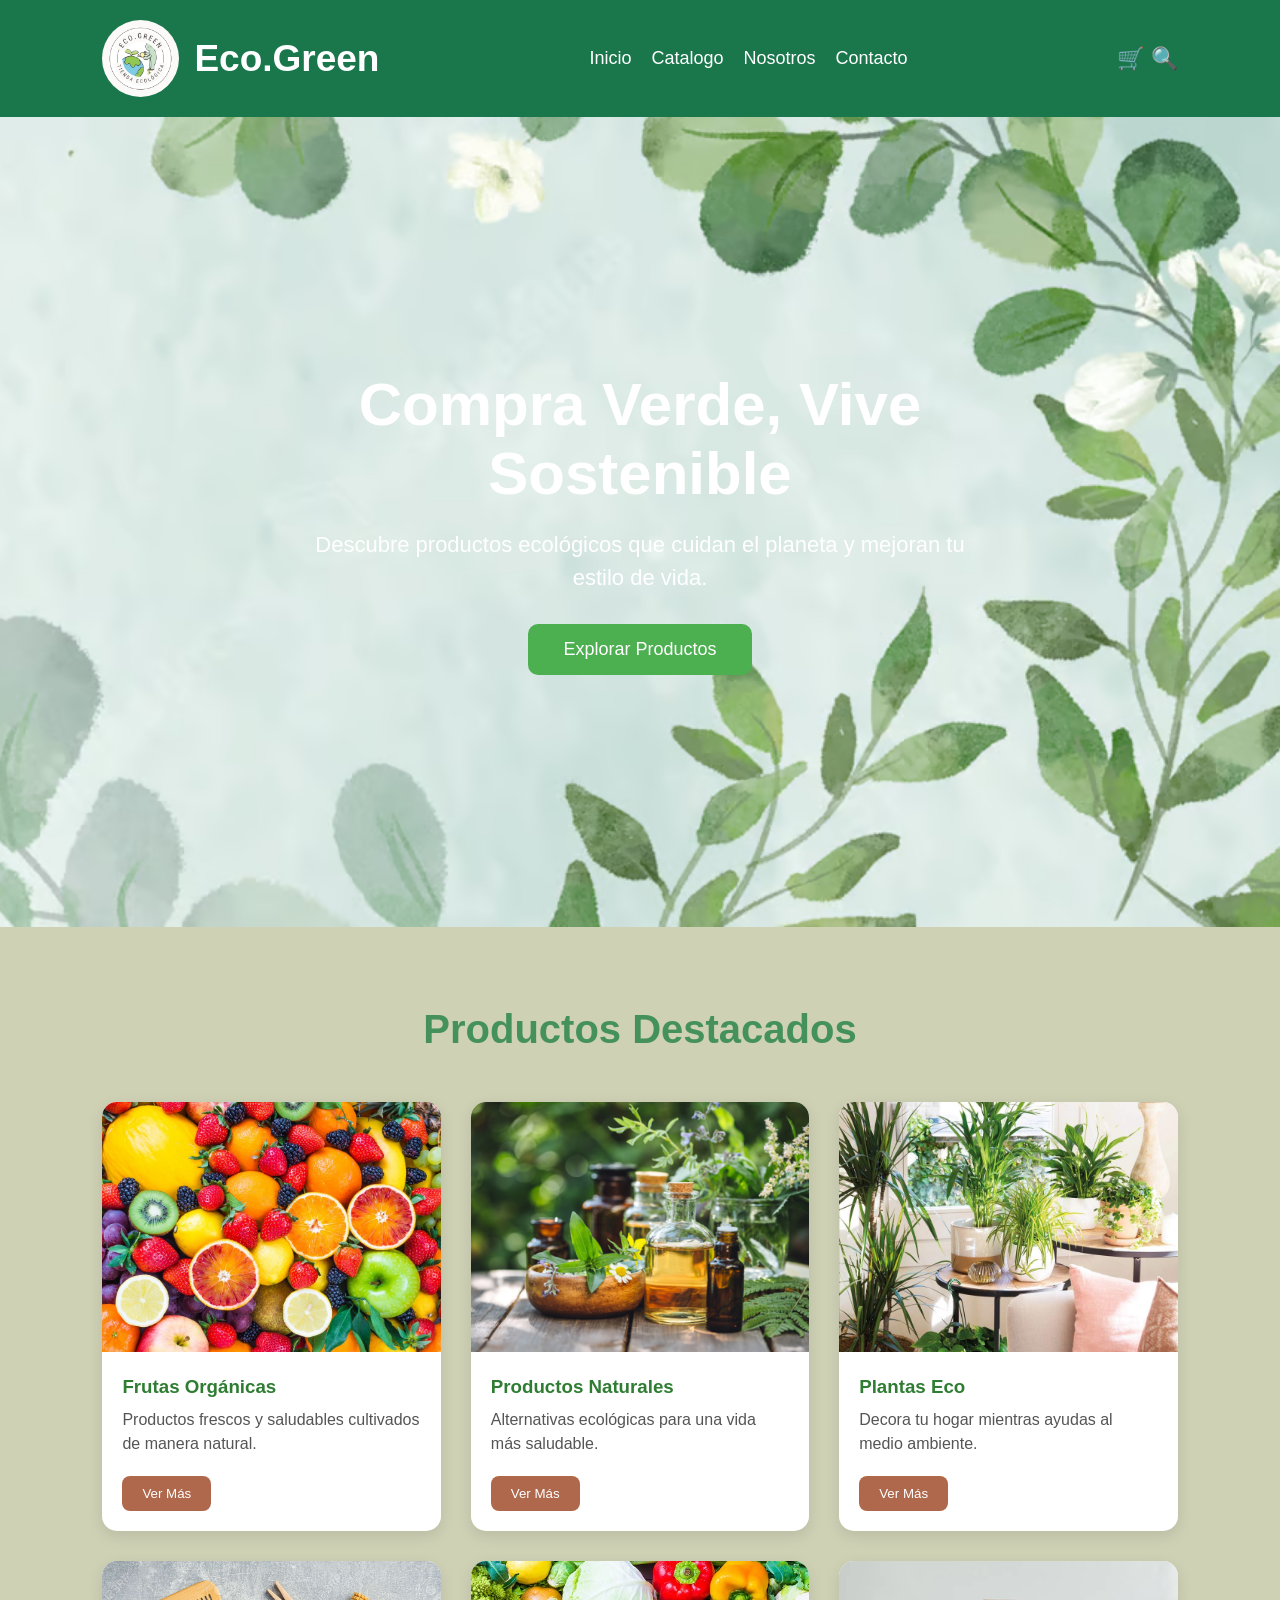
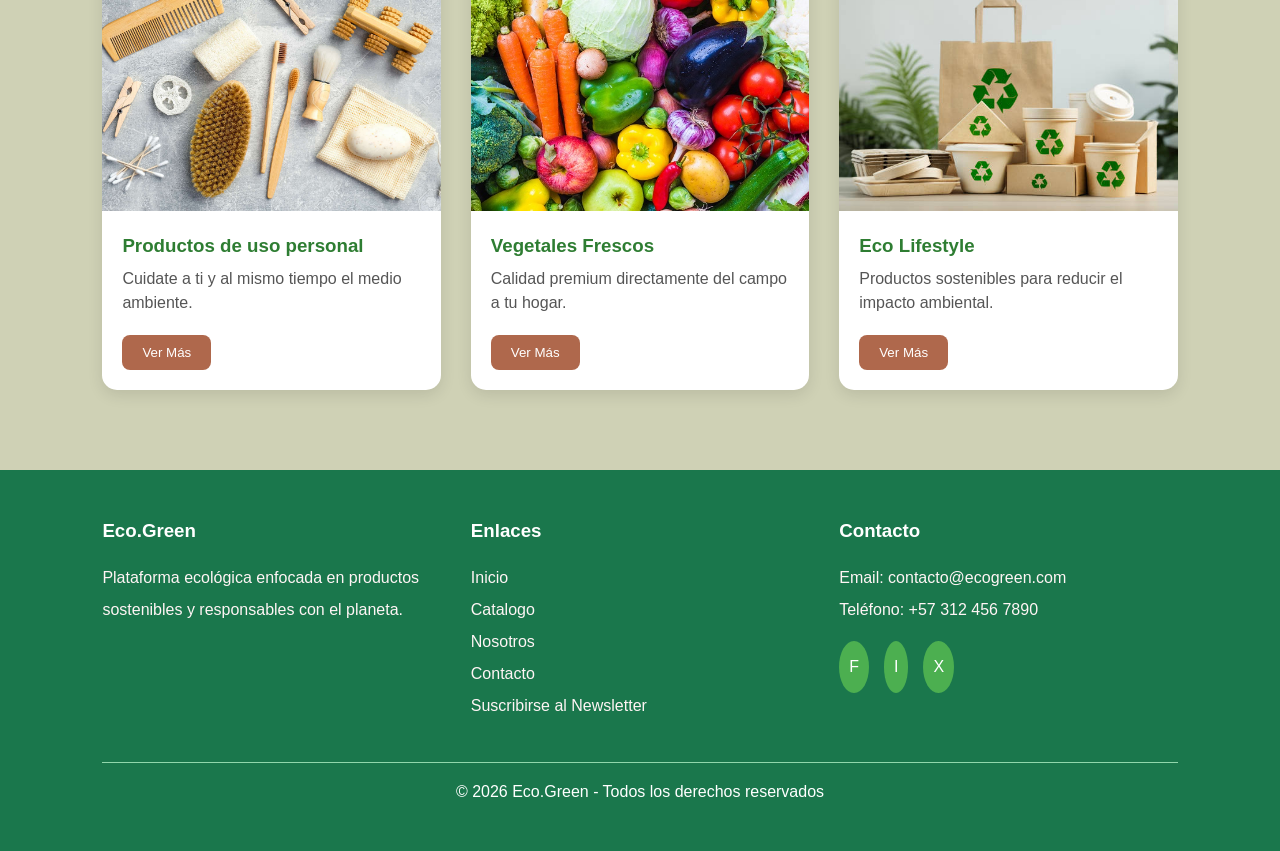
<file: index.html>
<!DOCTYPE html>
<html lang="es">

<head>
    <meta charset="UTF-8">
    <meta name="viewport" content="width=device-width, initial-scale=1.0">
    <title>Eco.Green</title>
    <link rel="icon" type="image/png" href="img/logo.png">
    <link rel="stylesheet" href="css/styles.css">
</head>

<body>
    <header>

        <div class="logo">
            <img src="img/logo.png" alt="Eco.Green" class="logo-img">
            <span>Eco.Green</span>
        </div>

        <nav>
            <a href="index.html">Inicio</a>
            <a href="catalogo.html">Catalogo</a>
            <a href="nosotros.html">Nosotros</a>
            <a href="contacto.html">Contacto</a>
        </nav>

        <div class="acciones">
            🛒
            🔍
        </div>

    </header>

    <section class="hero">

        <div class="hero-content">

            <h1>Compra Verde, Vive Sostenible</h1>

            <p>
                Descubre productos ecológicos que cuidan el planeta y mejoran tu estilo de vida.
            </p>

            <a href="catalogo.html" class="btn">Explorar Productos</a>

        </div>

    </section>

    <section class="productos">

        <h2 class="titulo">Productos Destacados</h2>

        <div class="grid-productos">

            <div class="card">

                <img src="img/frutas.jpg">

                <div class="card-content">

                    <h3>Frutas Orgánicas</h3>

                    <p>
                        Productos frescos y saludables cultivados de manera natural.
                    </p>

                    <button class="btn-card">Ver Más</button>

                </div>

            </div>

            <div class="card">

                <img src="img/productos naturales.jpg">

                <div class="card-content">

                    <h3>Productos Naturales</h3>

                    <p>
                        Alternativas ecológicas para una vida más saludable.
                    </p>

                    <button class="btn-card">Ver Más</button>

                </div>

            </div>

            <div class="card">

                <img src="img/plantas eco.jpg">

                <div class="card-content">

                    <h3>Plantas Eco</h3>

                    <p>
                        Decora tu hogar mientras ayudas al medio ambiente.
                    </p>

                    <button class="btn-card">Ver Más</button>

                </div>

            </div>

            <div class="card">

                <img src="img/productos de uso personal.jpg">

                <div class="card-content">

                    <h3>Productos de uso personal</h3>

                    <p>
                        Cuidate a ti y al mismo tiempo el medio ambiente.
                    </p>

                    <button class="btn-card">Ver Más</button>

                </div>

            </div>

            <div class="card">

                <img src="img/vegetales frescos.jpeg">

                <div class="card-content">

                    <h3>Vegetales Frescos</h3>

                    <p>
                        Calidad premium directamente del campo a tu hogar.
                    </p>

                    <button class="btn-card">Ver Más</button>

                </div>

            </div>

            <div class="card">

                <img src="img/eco lifestyle.jpg">

                <div class="card-content">

                    <h3>Eco Lifestyle</h3>

                    <p>
                        Productos sostenibles para reducir el impacto ambiental.
                    </p>

                    <button class="btn-card">Ver Más</button>

                </div>

            </div>

        </div>

    </section>

    <footer>

        <div class="footer-container">

            <div class="footer-box">

                <h3>Eco.Green</h3>

                <p>
                    Plataforma ecológica enfocada en productos sostenibles y responsables con el planeta.
                </p>

            </div>

            <div class="footer-box">

                <h3>Enlaces</h3>

                <a href="index.html">Inicio</a><br>
                <a href="catalogo.html">Catalogo</a><br>
                <a href="nosotros.html">Nosotros</a><br>
                <a href="contacto.html">Contacto</a><br>
                <a href="#modal-newsletter">Suscribirse al Newsletter</a>


            </div>

            <div class="footer-box">

                <h3>Contacto</h3>

                <p>Email: contacto@ecogreen.com</p>
                <p>Teléfono: +57 312 456 7890</p>
                
                <div class="redes">
                    <a href="https://www.facebook.com/?locale=es_LA">F</a>
                    <a href="https://www.instagram.com/?hl=es">I</a>
                    <a href="https://x.com/?lang=es">X</a>
                </div>

            </div>

        </div>

        <div class="copy">
            © 2026 Eco.Green - Todos los derechos reservados
        </div>

    </footer>
<div id="modal-newsletter" class="modal-newsletter">

    <div class="modal-contenido">

        <a href="#" class="cerrar-modal">&times;</a>

        <h2>Suscríbete a Eco.Green</h2>

        <p>
            Recibe novedades, promociones y consejos para una vida más sostenible.
        </p>

        <form>

            <input
                type="text"
                placeholder="Nombre completo"
                required
            >

            <input
                type="email"
                placeholder="Correo electrónico"
                required
            >

            <label class="check-modal">
                <input type="checkbox" required>
                Acepto la política de privacidad.
            </label>

            <button type="reload">
                Suscribirme
            </button>

        </form>

    </div>

</div>
    </body>

</html>
</file>
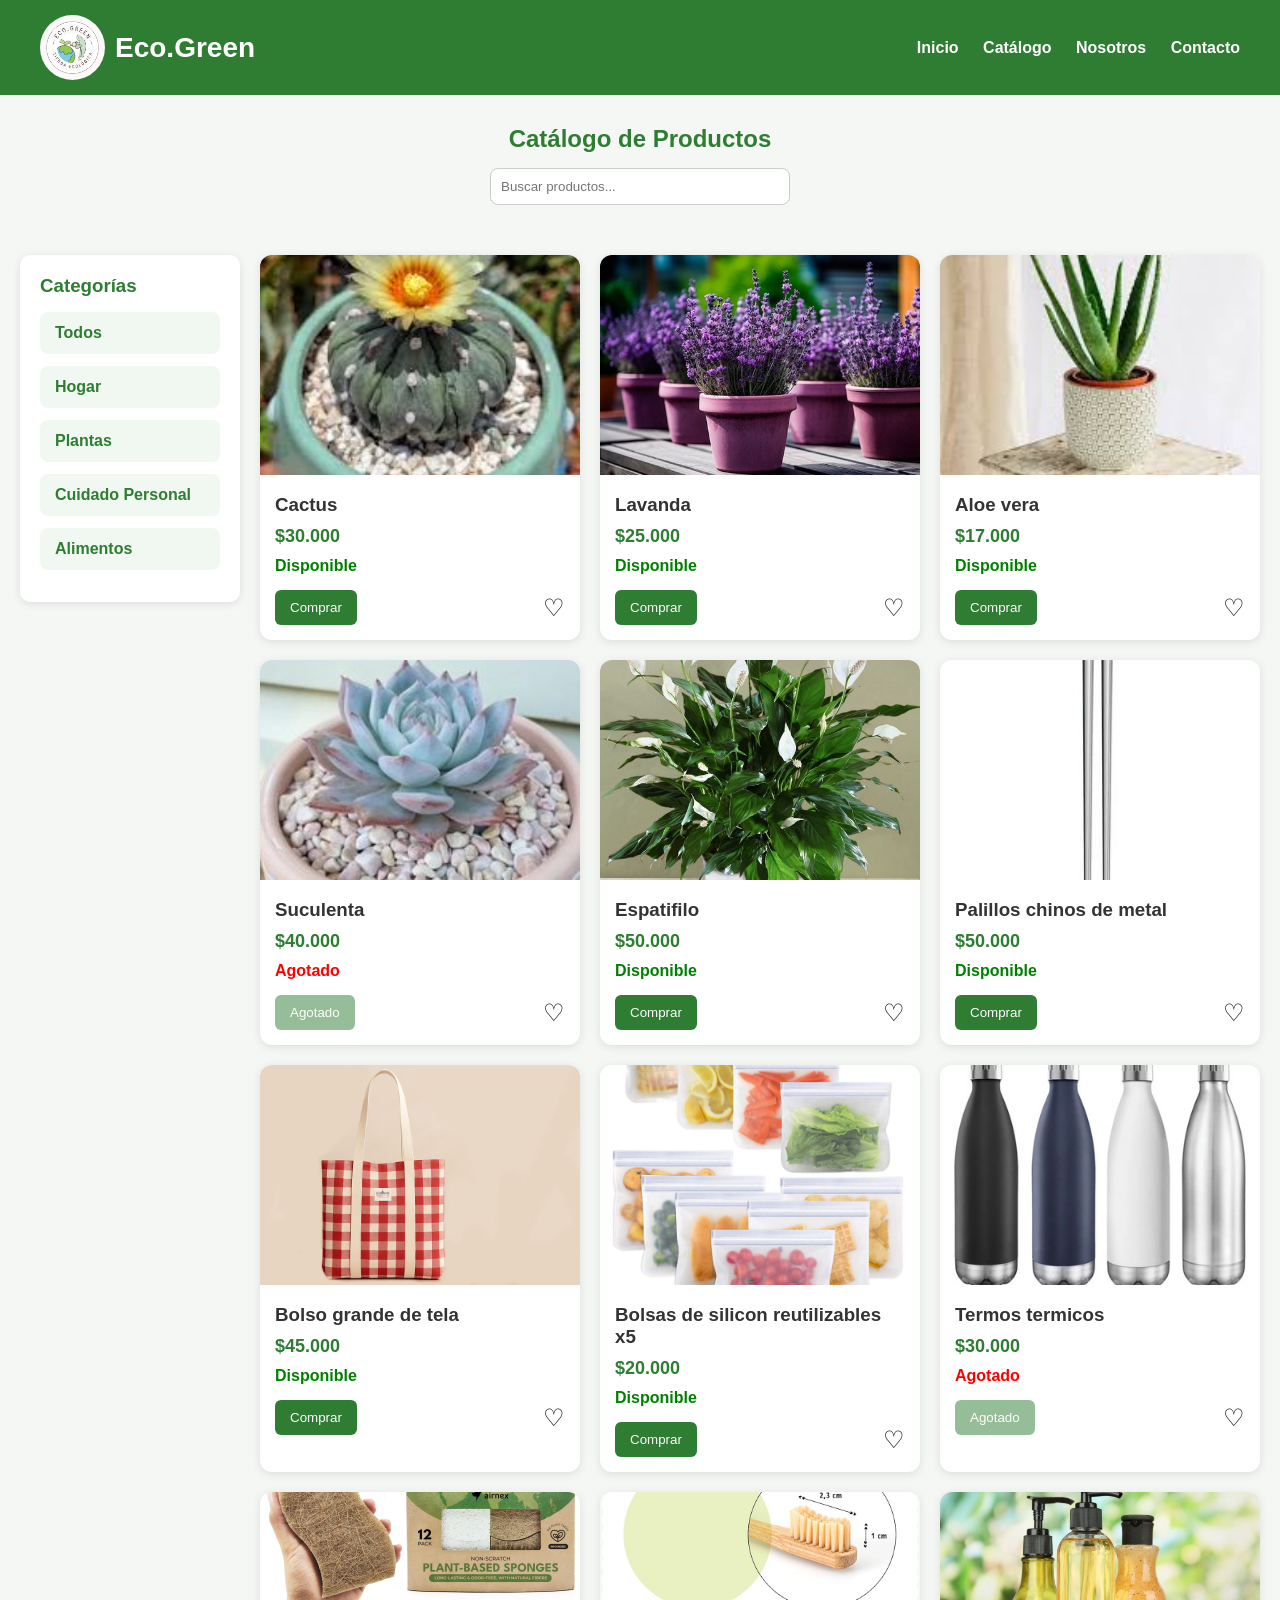
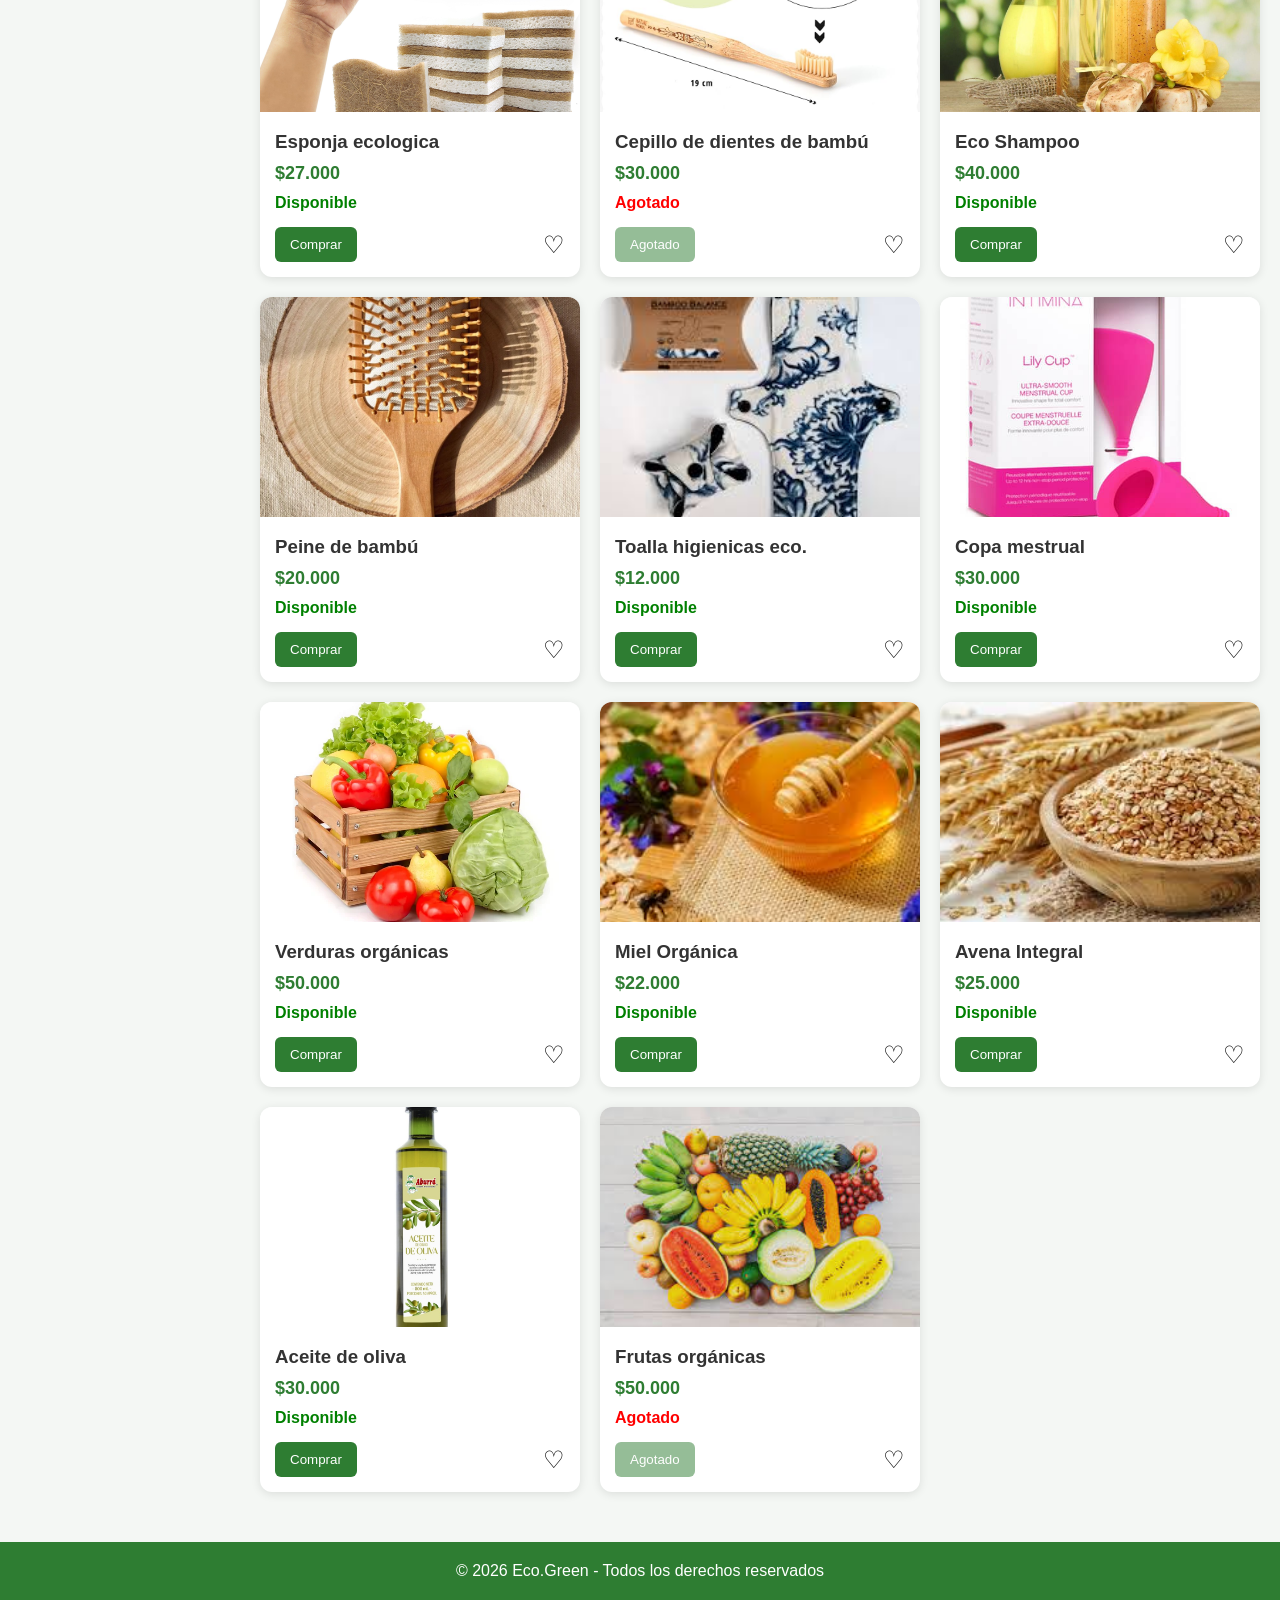
<file: catalogo.html>
<!DOCTYPE html>
<html lang="es">

<head>
    <meta charset="UTF-8">
    <meta name="viewport" content="width=device-width, initial-scale=1.0">
    <title>Catálogo | Eco.Green</title>
    <link rel="icon" type="image/png" href="img/logo.png">
    <link rel="stylesheet" href="css/catalogo.css">
</head>

<body>

    <header>
        <div class="logo">
            <img src="img/logo.png" alt="Eco.Green" class="logo-img">
            <span>Eco.Green</span>
        </div>
        <nav>
            <a href="index.html">Inicio</a>
            <a href="catalogo.html">Catálogo</a>
            <a href="nosotros.html">Nosotros</a>
            <a href="contacto.html">Contacto</a>
        </nav>
    </header>

    <section class="top-bar">
        <h1>Catálogo de Productos</h1>
        <input type="text" class="buscador" id="buscador" placeholder="Buscar productos...">
    </section>

    <section class="catalogo-container">
        <aside class="sidebar">
            <h3>Categorías</h3>
            <ul>
                <li><a href="#todos">Todos</a></li>
                <li><a href="#hogar">Hogar</a></li>
                <li><a href="#plantas">Plantas</a></li>
                <li><a href="#cuidado">Cuidado Personal</a></li>
                <li><a href="#alimentos">Alimentos</a></li>
            </ul>
        </aside>

        <div class="productos">

            <div id="todos" class="seccion-categoria">

                <div class="grid-productos">
                    <div class="card plantas">
                        <img src="img/cactus.jpeg" alt="cactus">
                        <div class="card-content">
                            <h3>Cactus</h3>
                            <p class="precio">$30.000</p>
                            <p class="disponible">Disponible</p>
                            <div class="botones">
                                <button class="btn">Comprar</button>
                                <span class="favorito">♡</span>
                            </div>
                        </div>
                    </div>
                    <div class="card plantas">
                        <img src="img/lavanda.jpeg" alt="lavanda">
                        <div class="card-content">
                            <h3>Lavanda</h3>
                            <p class="precio">$25.000</p>
                            <p class="disponible">Disponible</p>
                            <div class="botones">
                                <button class="btn">Comprar</button>
                                <span class="favorito">♡</span>
                            </div>
                        </div>
                    </div>
                    <div class="card plantas">
                        <img src="img/aloe vera.jpeg" alt="aloe vera">
                        <div class="card-content">
                            <h3>Aloe vera</h3>
                            <p class="precio">$17.000</p>
                            <p class="disponible">Disponible</p>
                            <div class="botones">
                                <button class="btn">Comprar</button>
                                <span class="favorito">♡</span>
                            </div>
                        </div>
                    </div>
                    <div class="card plantas">
                        <img src="img/suculenta.jpg" alt="suculentas">
                        <div class="card-content">
                            <h3>Suculenta</h3>
                            <p class="precio">$40.000</p>
                            <p class="agotado">Agotado</p>
                            <div class="botones">
                                <button class="btn" disabled>Agotado</button>
                                <span class="favorito">♡</span>
                            </div>
                        </div>
                    </div>
                    <div class="card plantas">
                        <img src="img/espatifilo.jpg" alt="espatifilo">
                        <div class="card-content">
                            <h3>Espatifilo</h3>
                            <p class="precio">$50.000</p>
                            <p class="disponible">Disponible</p>
                            <div class="botones">
                                <button class="btn">Comprar</button>
                                <span class="favorito">♡</span>
                            </div>
                        </div>
                    </div>

                    <div class="card hogar">
                        <img src="img/palillos chinos.jpg" alt="Palillos chinos">
                        <div class="card-content">
                            <h3>Palillos chinos de metal</h3>
                            <p class="precio">$50.000</p>
                            <p class="disponible">Disponible</p>
                            <div class="botones">
                                <button class="btn">Comprar</button>
                                <span class="favorito">♡</span>
                            </div>
                        </div>
                    </div>
                    <div class="card hogar">
                        <img src="img/bolso de tela.jpg" alt="Bolso de tela">
                        <div class="card-content">
                            <h3>Bolso grande de tela</h3>
                            <p class="precio">$45.000</p>
                            <p class="disponible">Disponible</p>
                            <div class="botones">
                                <button class="btn">Comprar</button>
                                <span class="favorito">♡</span>
                            </div>
                        </div>
                    </div>
                    <div class="card hogar">
                        <img src="img/bolsas de silicon.jpg" alt="Bolsas de silicon">
                        <div class="card-content">
                            <h3>Bolsas de silicon reutilizables x5</h3>
                            <p class="precio">$20.000</p>
                            <p class="disponible">Disponible</p>
                            <div class="botones">
                                <button class="btn">Comprar</button>
                                <span class="favorito">♡</span>
                            </div>
                        </div>
                    </div>
                    <div class="card hogar">
                        <img src="img/termo termico.jpg" alt="Termos termicos">
                        <div class="card-content">
                            <h3>Termos termicos</h3>
                            <p class="precio">$30.000</p>
                            <p class="agotado">Agotado</p>
                            <div class="botones">
                                <button class="btn" disabled>Agotado</button>
                                <span class="favorito">♡</span>
                            </div>
                        </div>
                    </div>
                    <div class="card hogar">
                        <img src="img/esponja eco.jpg" alt="Esponja">
                        <div class="card-content">
                            <h3>Esponja ecologica</h3>
                            <p class="precio">$27.000</p>
                            <p class="disponible">Disponible</p>
                            <div class="botones">
                                <button class="btn">Comprar</button>
                                <span class="favorito">♡</span>
                            </div>
                        </div>
                    </div>

                    <div class="card cuidado">
                        <img src="img/cepillo de dientes.jpg" alt="Cepillo bambú">
                        <div class="card-content">
                            <h3>Cepillo de dientes de bambú</h3>
                            <p class="precio">$30.000</p>
                            <p class="agotado">Agotado</p>
                            <div class="botones">
                                <button class="btn" disabled>Agotado</button>
                                <span class="favorito">♡</span>
                            </div>
                        </div>
                    </div>
                    <div class="card cuidado">
                        <img src="img/shampoo eco.jpg" alt="Eco Shampoo">
                        <div class="card-content">
                            <h3>Eco Shampoo</h3>
                            <p class="precio">$40.000</p>
                            <p class="disponible">Disponible</p>
                            <div class="botones">
                                <button class="btn">Comprar</button>
                                <span class="favorito">♡</span>
                            </div>
                        </div>
                    </div>
                    <div class="card cuidado">
                        <img src="img/peine de bambu.jpg" alt="Peine bambú">
                        <div class="card-content">
                            <h3>Peine de bambú</h3>
                            <p class="precio">$20.000</p>
                            <p class="disponible">Disponible</p>
                            <div class="botones">
                                <button class="btn">Comprar</button>
                                <span class="favorito">♡</span>
                            </div>
                        </div>
                    </div>
                    <div class="card cuidado">
                        <img src="img/toallas higienicas.jpeg" alt="toallas eco.">
                        <div class="card-content">
                            <h3>Toalla higienicas eco.</h3>
                            <p class="precio">$12.000</p>
                            <p class="disponible">Disponible</p>
                            <div class="botones">
                                <button class="btn">Comprar</button>
                                <span class="favorito">♡</span>
                            </div>
                        </div>
                    </div>
                    <div class="card cuidado">
                        <img src="img/copa mestrual.jpg" alt="copa mestrual">
                        <div class="card-content">
                            <h3>Copa mestrual</h3>
                            <p class="precio">$30.000</p>
                            <p class="disponible">Disponible</p>
                            <div class="botones">
                                <button class="btn">Comprar</button>
                                <span class="favorito">♡</span>
                            </div>
                        </div>
                    </div>

                    <div class="card alimentos">
                        <img src="img/verduras.jpg" alt="verduras">
                        <div class="card-content">
                            <h3>Verduras orgánicas</h3>
                            <p class="precio">$50.000</p>
                            <p class="disponible">Disponible</p>
                            <div class="botones">
                                <button class="btn">Comprar</button>
                                <span class="favorito">♡</span>
                            </div>
                        </div>
                    </div>
                    <div class="card alimentos">
                        <img src="img/miel.jpeg" alt="Miel orgánica">
                        <div class="card-content">
                            <h3>Miel Orgánica</h3>
                            <p class="precio">$22.000</p>
                            <p class="disponible">Disponible</p>
                            <div class="botones">
                                <button class="btn">Comprar</button>
                                <span class="favorito">♡</span>
                            </div>
                        </div>
                    </div>
                    <div class="card alimentos">
                        <img src="img/avena.jpeg" alt="Avena integral">
                        <div class="card-content">
                            <h3>Avena Integral</h3>
                            <p class="precio">$25.000</p>
                            <p class="disponible">Disponible</p>
                            <div class="botones">
                                <button class="btn">Comprar</button>
                                <span class="favorito">♡</span>
                            </div>
                        </div>
                    </div>
                    <div class="card alimentos">
                        <img src="img/aceite de oliva.jpg" alt="aceite">
                        <div class="card-content">
                            <h3>Aceite de oliva</h3>
                            <p class="precio">$30.000</p>
                            <p class="disponible">Disponible</p>
                            <div class="botones">
                                <button class="btn">Comprar</button>
                                <span class="favorito">♡</span>
                            </div>
                        </div>
                    </div>
                    <div class="card alimentos">
                        <img src="img/frutas organicas.jpeg" alt="frutas organicas">
                        <div class="card-content">
                            <h3>Frutas orgánicas</h3>
                            <p class="precio">$50.000</p>
                            <p class="agotado">Agotado</p>
                            <div class="botones">
                                <button class="btn" disabled>Agotado</button>
                                <span class="favorito">♡</span>
                            </div>
                        </div>
                    </div>
                </div>
            </div>

            <div id="hogar" class="seccion-categoria">
                <div class="grid-productos">
                    <div class="card hogar">
                        <img src="img/palillos chinos.jpg" alt="Palillos chinos">
                        <div class="card-content">
                            <h3>Palillos chinos de metal</h3>
                            <p class="precio">$50.000</p>
                            <p class="disponible">Disponible</p>
                            <div class="botones">
                                <button class="btn">Comprar</button>
                                <span class="favorito">♡</span>
                            </div>
                        </div>
                    </div>
                    <div class="card hogar">
                        <img src="img/bolso de tela.jpg" alt="Bolso de tela">
                        <div class="card-content">
                            <h3>Bolso grande de tela</h3>
                            <p class="precio">$45.000</p>
                            <p class="disponible">Disponible</p>
                            <div class="botones">
                                <button class="btn">Comprar</button>
                                <span class="favorito">♡</span>
                            </div>
                        </div>
                    </div>
                    <div class="card hogar">
                        <img src="img/bolsas de silicon.jpg" alt="Bolsas de silicon">
                        <div class="card-content">
                            <h3>Bolsas de silicon reutilizables x5</h3>
                            <p class="precio">$20.000</p>
                            <p class="disponible">Disponible</p>
                            <div class="botones">
                                <button class="btn">Comprar</button>
                                <span class="favorito">♡</span>
                            </div>
                        </div>
                    </div>
                    <div class="card hogar">
                        <img src="img/termo termico.jpg" alt="Termos termicos">
                        <div class="card-content">
                            <h3>Termos termicos</h3>
                            <p class="precio">$30.000</p>
                            <p class="agotado">Agotado</p>
                            <div class="botones">
                                <button class="btn" disabled>Agotado</button>
                                <span class="favorito">♡</span>
                            </div>
                        </div>
                    </div>
                    <div class="card hogar">
                        <img src="img/esponja eco.jpg" alt="Esponja">
                        <div class="card-content">
                            <h3>Esponja ecologica</h3>
                            <p class="precio">$27.000</p>
                            <p class="disponible">Disponible</p>
                            <div class="botones">
                                <button class="btn">Comprar</button>
                                <span class="favorito">♡</span>
                            </div>
                        </div>
                    </div>
                </div>
            </div>

            <div id="plantas" class="seccion-categoria">
                <div class="grid-productos">
                    <div class="card plantas">
                        <img src="img/cactus.jpeg" alt="cactus">
                        <div class="card-content">
                            <h3>Cactus</h3>
                            <p class="precio">$30.000</p>
                            <p class="disponible">Disponible</p>
                            <div class="botones">
                                <button class="btn">Comprar</button>
                                <span class="favorito">♡</span>
                            </div>
                        </div>
                    </div>
                    <div class="card plantas">
                        <img src="img/lavanda.jpeg" alt="lavanda">
                        <div class="card-content">
                            <h3>Lavanda</h3>
                            <p class="precio">$25.000</p>
                            <p class="disponible">Disponible</p>
                            <div class="botones">
                                <button class="btn">Comprar</button>
                                <span class="favorito">♡</span>
                            </div>
                        </div>
                    </div>
                    <div class="card plantas">
                        <img src="img/aloe vera.jpeg" alt="aloe vera">
                        <div class="card-content">
                            <h3>Aloe vera</h3>
                            <p class="precio">$17.000</p>
                            <p class="disponible">Disponible</p>
                            <div class="botones">
                                <button class="btn">Comprar</button>
                                <span class="favorito">♡</span>
                            </div>
                        </div>
                    </div>
                    <div class="card plantas">
                        <img src="img/suculenta.jpg" alt="suculentas">
                        <div class="card-content">
                            <h3>Suculenta</h3>
                            <p class="precio">$40.000</p>
                            <p class="agotado">Agotado</p>
                            <div class="botones">
                                <button class="btn" disabled>Agotado</button>
                                <span class="favorito">♡</span>
                            </div>
                        </div>
                    </div>
                    <div class="card plantas">
                        <img src="img/espatifilo.jpg" alt="espatifilo">
                        <div class="card-content">
                            <h3>Espatifilo</h3>
                            <p class="precio">$50.000</p>
                            <p class="disponible">Disponible</p>
                            <div class="botones">
                                <button class="btn">Comprar</button>
                                <span class="favorito">♡</span>
                            </div>
                        </div>
                    </div>
                </div>
            </div>

            <div id="cuidado" class="seccion-categoria">
                <div class="grid-productos">
                    <div class="card cuidado">
                        <img src="img/cepillo de dientes.jpg" alt="Cepillo bambú">
                        <div class="card-content">
                            <h3>Cepillo de dientes de bambú</h3>
                            <p class="precio">$30.000</p>
                            <p class="agotado">Agotado</p>
                            <div class="botones">
                                <button class="btn" disabled>Agotado</button>
                                <span class="favorito">♡</span>
                            </div>
                        </div>
                    </div>
                    <div class="card cuidado">
                        <img src="img/shampoo eco.jpg" alt="Eco Shampoo">
                        <div class="card-content">
                            <h3>Eco Shampoo</h3>
                            <p class="precio">$40.000</p>
                            <p class="disponible">Disponible</p>
                            <div class="botones">
                                <button class="btn">Comprar</button>
                                <span class="favorito">♡</span>
                            </div>
                        </div>
                    </div>
                    <div class="card cuidado">
                        <img src="img/peine de bambu.jpg" alt="Peine bambú">
                        <div class="card-content">
                            <h3>Peine de bambú</h3>
                            <p class="precio">$20.000</p>
                            <p class="disponible">Disponible</p>
                            <div class="botones">
                                <button class="btn">Comprar</button>
                                <span class="favorito">♡</span>
                            </div>
                        </div>
                    </div>
                    <div class="card cuidado">
                        <img src="img/toallas higienicas.jpeg" alt="toallas eco.">
                        <div class="card-content">
                            <h3>Toalla higienicas eco.</h3>
                            <p class="precio">$12.000</p>
                            <p class="disponible">Disponible</p>
                            <div class="botones">
                                <button class="btn">Comprar</button>
                                <span class="favorito">♡</span>
                            </div>
                        </div>
                    </div>
                    <div class="card cuidado">
                        <img src="img/copa mestrual.jpg" alt="copa mestrual">
                        <div class="card-content">
                            <h3>Copa mestrual</h3>
                            <p class="precio">$30.000</p>
                            <p class="disponible">Disponible</p>
                            <div class="botones">
                                <button class="btn">Comprar</button>
                                <span class="favorito">♡</span>
                            </div>
                        </div>
                    </div>
                </div>
            </div>

            <div id="alimentos" class="seccion-categoria">
                <div class="grid-productos">
                    <div class="card alimentos">
                        <img src="img/verduras.jpg" alt="verduras">
                        <div class="card-content">
                            <h3>Verduras orgánicas</h3>
                            <p class="precio">$50.000</p>
                            <p class="disponible">Disponible</p>
                            <div class="botones">
                                <button class="btn">Comprar</button>
                                <span class="favorito">♡</span>
                            </div>
                        </div>
                    </div>
                    <div class="card alimentos">
                        <img src="img/miel.jpeg" alt="Miel orgánica">
                        <div class="card-content">
                            <h3>Miel Orgánica</h3>
                            <p class="precio">$22.000</p>
                            <p class="disponible">Disponible</p>
                            <div class="botones">
                                <button class="btn">Comprar</button>
                                <span class="favorito">♡</span>
                            </div>
                        </div>
                    </div>
                    <div class="card alimentos">
                        <img src="img/avena.jpeg" alt="Avena integral">
                        <div class="card-content">
                            <h3>Avena Integral</h3>
                            <p class="precio">$25.000</p>
                            <p class="disponible">Disponible</p>
                            <div class="botones">
                                <button class="btn">Comprar</button>
                                <span class="favorito">♡</span>
                            </div>
                        </div>
                    </div>
                    <div class="card alimentos">
                        <img src="img/aceite de oliva.jpg" alt="aceite">
                        <div class="card-content">
                            <h3>Aceite de oliva</h3>
                            <p class="precio">$30.000</p>
                            <p class="disponible">Disponible</p>
                            <div class="botones">
                                <button class="btn">Comprar</button>
                                <span class="favorito">♡</span>
                            </div>
                        </div>
                    </div>
                    <div class="card alimentos">
                        <img src="img/frutas organicas.jpeg" alt="frutas organicas">
                        <div class="card-content">
                            <h3>Frutas orgánicas</h3>
                            <p class="precio">$50.000</p>
                            <p class="agotado">Agotado</p>
                            <div class="botones">
                                <button class="btn" disabled>Agotado</button>
                                <span class="favorito">♡</span>
                            </div>
                        </div>
                    </div>
                </div>
            </div>
        </div>
    </section>

    <footer>
        © 2026 Eco.Green - Todos los derechos reservados
    </footer>

</body>

</html>
</file>
<file: css/styles.css>
* {
    margin: 0;
    padding: 0;
    box-sizing: border-box;
    font-family: Arial, Helvetica, sans-serif;
}

html {
    scroll-behavior: smooth;
}

body {
    background: #cfd1b5;
    color: #dadf9a;
}

header {
    background: #1a774c;
    padding: 20px 8%;
    display: flex;
    justify-content: space-between;
    align-items: center;
    position: sticky;
    top: 0;
    z-index: 1000;
}

.logo {
    color: white;
    font-size: 37px;
    font-weight: bold;
    display: flex;
    align-items: center;
    gap: 15px;
}

.logo-img {
    height: 77px;
    width: auto;
    border-radius: 50%;
}

nav {
    display: flex;
    gap: 20px;
}

nav a {
    color: white;
    text-decoration: none;
    font-size: 18px;
    transition: 0.3s;
}

nav a:hover {
    color: #bbbb7e;
}

.acciones {
    display: flex;
    gap: 15px;
    color: white;
    font-size: 22px;
    cursor: pointer;
}

.hero {
    height: 90vh;
    background:
        url("../img/fondo.avif");
    background-size: cover;
    background-position: center;
    display: flex;
    align-items: center;
    justify-content: center;
    text-align: center;
    padding: 20px;
}

.hero-content {
    color: white;
    max-width: 700px;
}

.hero-content h1 {
    font-size: 60px;
    margin-bottom: 20px;
}

.hero-content p {
    font-size: 22px;
    margin-bottom: 30px;
    line-height: 1.5;
}

.btn {
    display: inline-block;
    background: #4CAF50;
    color: white;
    padding: 15px 35px;
    text-decoration: none;
    border-radius: 10px;
    font-size: 18px;
    transition: 0.3s;
}

.btn:hover {
    background: #2E7D32;
    transform: scale(1.05);
}

.productos {
    padding: 80px 8%;
}

.titulo {
    text-align: center;
    font-size: 40px;
    margin-bottom: 50px;
    color: #45915c;
}

.grid-productos {
    display: grid;
    grid-template-columns: repeat(auto-fit, minmax(250px, 1fr));
    gap: 30px;
}

.card {
    background: white;
    border-radius: 15px;
    overflow: hidden;
    box-shadow: 0 5px 15px rgba(0, 0, 0, 0.1);
    transition: 0.4s;
}

.card:hover {
    transform: translateY(-10px);
}

.card img {
    width: 100%;
    height: 250px;
    object-fit: cover;
}

.card-content {
    padding: 20px;
}

.card-content h3 {
    margin-bottom: 10px;
    color: #2E7D32;
}

.card-content p {
    margin-bottom: 20px;
    color: #555;
    line-height: 1.5;
}

.btn-card {
    background: #af684c;
    color: white;
    padding: 10px 20px;
    border: none;
    border-radius: 8px;
    cursor: pointer;
    transition: 0.3s;
}

.btn-card:hover {
    background: #1B5E20;
}

footer {
    background: #1a774c;
    color: rgb(255, 255, 255);
    padding: 50px 8%;
}

.footer-container {
    display: grid;
    grid-template-columns: repeat(auto-fit, minmax(250px, 1fr));
    gap: 30px;
}

.footer-box h3 {
    margin-bottom: 20px;
}

.footer-box p,
.footer-box a {
    color: hsl(0, 100%, 98%);
    text-decoration: none;
    line-height: 2;
}

.redes {
    display: flex;
    gap: 15px;
    margin-top: 15px;
}

.redes a {
    background: #4caf50;
    padding: 10px;
    border-radius: 50%;
    color: white;
    transition: 0.3s;
}

.redes a:hover {
    background: #81C784;
}

.copy {
    text-align: center;
    margin-top: 40px;
    border-top: 1px solid rgba(185, 248, 206, 0.747);
    padding-top: 20px;
}

.modal-newsletter{
    position: fixed;
    top: 0;
    left: 0;

    width: 100%;
    height: 100vh;

    background: rgba(0,0,0,.7);

    display: flex;
    justify-content: center;
    align-items: center;

    opacity: 0;
    visibility: hidden;

    transition: .4s;
    z-index: 9999;
}

.modal-newsletter:target{
    opacity: 1;
    visibility: visible;
}

.modal-contenido{
    background: white;
    width: 90%;
    max-width: 500px;

    padding: 35px;
    border-radius: 15px;

    position: relative;

    transform: translateY(-30px);
    transition: .4s;
}

.modal-newsletter:target .modal-contenido{
    transform: translateY(0);
}

.cerrar-modal{
    position: absolute;
    top: 10px;
    right: 18px;

    text-decoration: none;
    color: #333;
    font-size: 32px;
    font-weight: bold;
}

.modal-contenido h2{
    color: #1a774c;
    margin-bottom: 15px;
}

.modal-contenido p{
    color: #555;
    margin-bottom: 20px;
    line-height: 1.6;
}

.modal-contenido form{
    display: flex;
    flex-direction: column;
    gap: 15px;
}

.modal-contenido input[type="text"],
.modal-contenido input[type="email"]{
    padding: 14px;
    border: 2px solid #ccc;
    border-radius: 10px;
}

.check-modal{
    display: flex;
    gap: 10px;
    color: #555;
    font-size: 14px;
}

.modal-contenido button{
    background: #1a774c;
    color: white;
    border: none;
    padding: 15px;
    border-radius: 10px;
    cursor: pointer;
}

.modal-contenido button:hover{
    background: #0f4d31;
}

@media(max-width:900px) {

    header {
        flex-direction: column;
        gap: 20px;
    }

    .hero-content h1 {
        font-size: 42px;
    }

    .hero-content p {
        font-size: 18px;
    }

}
</file>
<file: css/catalogo.css>
* {
    margin: 0;
    padding: 0;
    box-sizing: border-box;
    font-family: Arial, Helvetica, sans-serif;
}

body {
    background-color: #f4f7f4;
}

header {
    background-color: #2e7d32;
    color: white;
    padding: 15px 40px;
    display: flex;
    justify-content: space-between;
    align-items: center;
    flex-wrap: wrap;
}

.logo {
    font-size: 28px;
    font-weight: bold;
    color: white;
    display: flex;
    align-items: center;
    gap: 10px;
}

.logo-img {
    height: 65px;
    width: auto;
    border-radius: 50%;
}

nav a {
    color: white;
    text-decoration: none;
    margin-left: 20px;
    font-weight: bold;
}

nav a:hover {
    text-decoration: underline;
}

.top-bar {
    text-align: center;
    padding: 30px;
}

.top-bar h1 {
    margin-bottom: 15px;
    color: #2e7d32;
}

.buscador {
    width: 300px;
    padding: 10px;
    border: 1px solid #ccc;
    border-radius: 8px;
}

.catalogo-container {
    display: flex;
    gap: 20px;
    padding: 20px;
}

.sidebar {
    width: 220px;
    background-color: white;
    padding: 20px;
    border-radius: 10px;
    height: fit-content;
    box-shadow: 0 2px 8px rgba(0, 0, 0, .1);
}

.sidebar h3 {
    margin-bottom: 15px;
    color: #2e7d32;
}

.sidebar ul {
    list-style: none;
    padding: 0;
}

.sidebar li {
    margin-bottom: 12px;
}

.sidebar a {
    display: block;
    background-color: #f1f8f2;
    color: #2e7d32;
    text-decoration: none;
    padding: 12px 15px;
    border-radius: 8px;
    font-weight: bold;
    transition: 0.3s;
}

.sidebar a:hover {
    background-color: #2e7d32;
    color: white;
    transform: translateX(5px);
}

.productos {
    flex: 1;
}

.seccion-categoria {
    display: none;
}

#todos {
    display: block;
}

.seccion-categoria:target {
    display: block;
}

.productos:has(.seccion-categoria:not(#todos):target) #todos {
    display: none;
}

.grid-productos {
    display: grid;
    grid-template-columns: repeat(auto-fill, minmax(250px, 1fr));
    gap: 20px;
}

.card {
    background-color: white;
    border-radius: 12px;
    overflow: hidden;
    box-shadow: 0 2px 10px rgba(0, 0, 0, .1);
    transition: transform 0.3s;
}

.card:hover {
    transform: translateY(-5px);
}

.card img {
    width: 100%;
    height: 220px;
    object-fit: cover;
}

.card-content {
    padding: 15px;
}

.card-content h3 {
    margin-bottom: 10px;
    color: #333;
}

.precio {
    color: #2e7d32;
    font-size: 18px;
    font-weight: bold;
    margin-bottom: 10px;
}

.disponible {
    color: green;
    font-weight: bold;
}

.agotado {
    color: red;
    font-weight: bold;
}

.botones {
    display: flex;
    justify-content: space-between;
    align-items: center;
    margin-top: 15px;
}

.btn {
    background-color: #2e7d32;
    color: white;
    border: none;
    padding: 10px 15px;
    border-radius: 6px;
    cursor: pointer;
}

.btn:hover:not(:disabled) {
    background-color: #1b5e20;
}

.btn:disabled {
    opacity: 0.5;
    cursor: not-allowed;
}

.favorito {
    font-size: 24px;
    cursor: pointer;
    transition: 0.3s;
}

.favorito:hover {
    color: red;
}

footer {
    background-color: #2e7d32;
    color: white;
    text-align: center;
    padding: 20px;
    margin-top: 30px;
}

@media (max-width: 768px) {
    .catalogo-container {
        flex-direction: column;
    }

    .sidebar {
        width: 100%;
    }

    nav {
        display: flex;
        flex-wrap: wrap;
        gap: 10px;
    }

    .buscador {
        width: 100%;
    }
}
</file>
